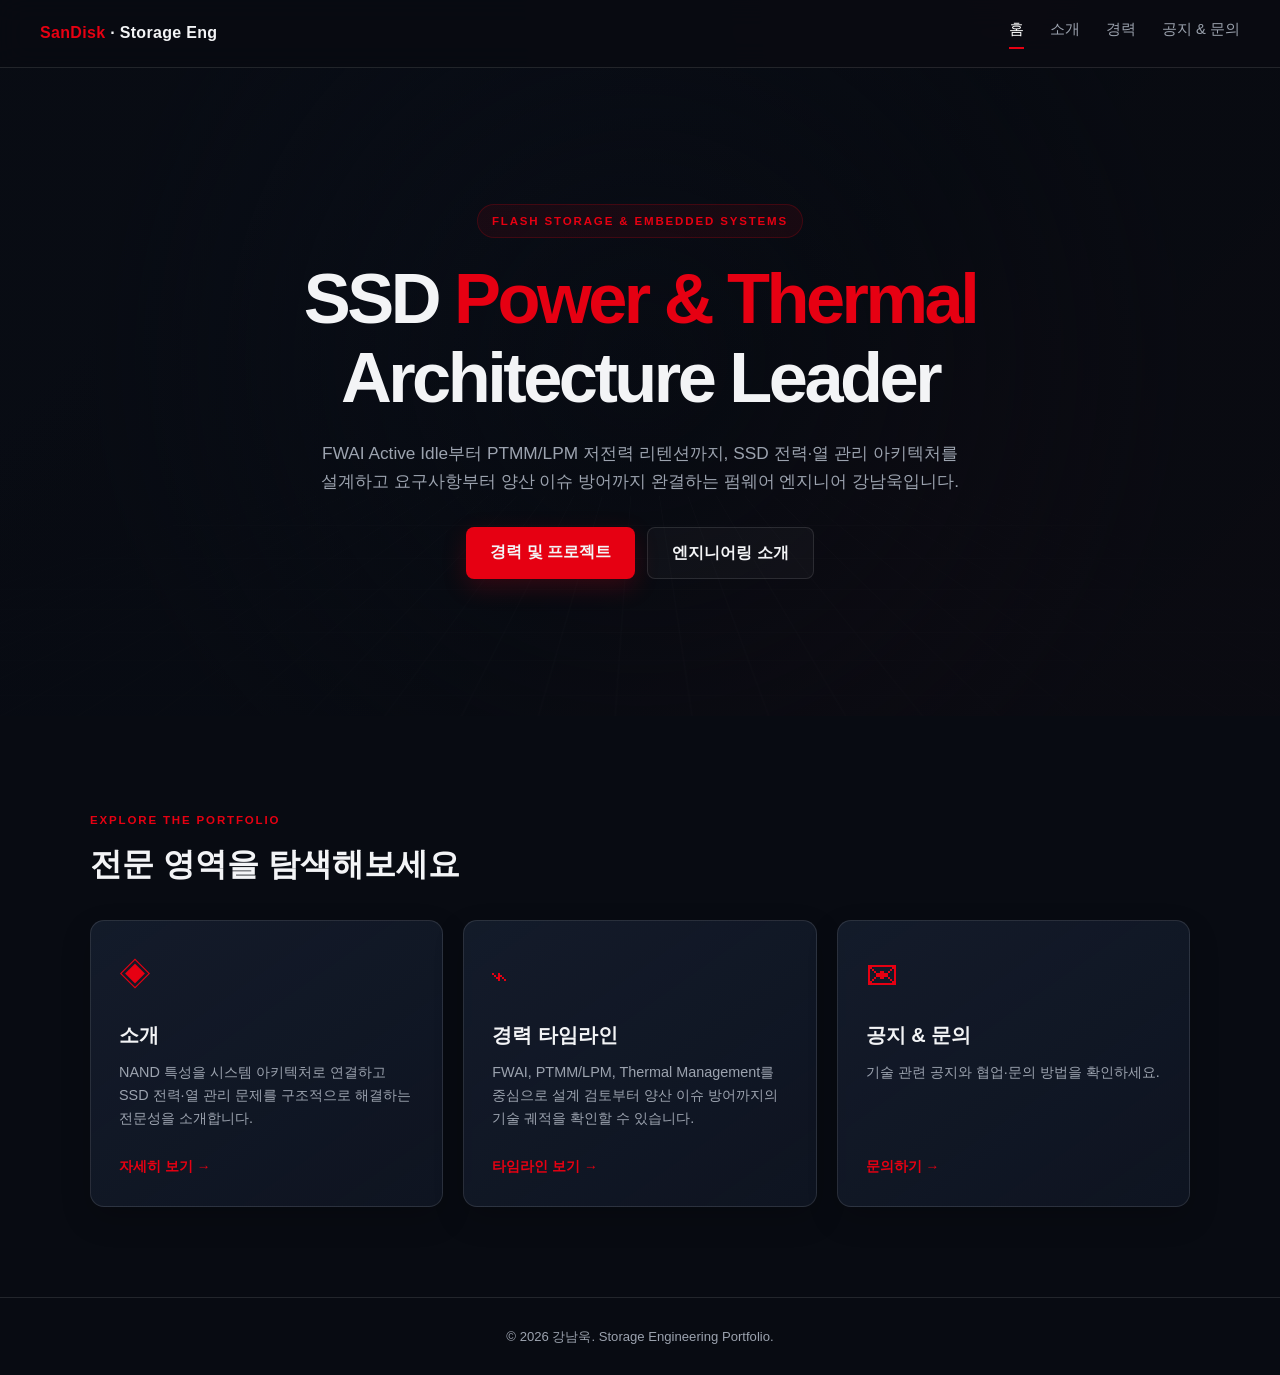
<file: index.html>
<!DOCTYPE html>
<html lang="ko">
<head>
  <meta charset="UTF-8" />
  <meta name="viewport" content="width=device-width, initial-scale=1.0" />
  <meta name="description" content="강남욱의 SSD, 펌웨어 및 임베디드 소프트웨어 엔지니어링 포트폴리오" />
  <title>강남욱 | Storage Engineering Portfolio</title>
  <link rel="stylesheet" href="css/style.css" />
</head>
<body class="tech-theme">
  <header class="navbar">
    <a class="logo" href="index.html"><span class="brand-accent">SanDisk</span> · Storage Eng</a>
    <button class="menu-toggle" aria-label="메뉴 열기">☰</button>
    <nav class="nav-links">
      <a class="active" href="index.html">홈</a>
      <a href="about.html">소개</a>
      <a href="career.html">경력</a>
      <a href="board.html">공지 &amp; 문의</a>
    </nav>
  </header>

  <main>
    <section class="hero-section">
      <div class="hero-grid"></div>
      <div class="hero-overlay"></div>
      <div class="hero-content">
        <span class="badge-tag">FLASH STORAGE &amp; EMBEDDED SYSTEMS</span>
        <h1>SSD <span class="brand-accent">Power &amp; Thermal</span><br />Architecture Leader</h1>
        <p>FWAI Active Idle부터 PTMM/LPM 저전력 리텐션까지, SSD 전력·열 관리 아키텍처를 설계하고 요구사항부터 양산 이슈 방어까지 완결하는 펌웨어 엔지니어 강남욱입니다.</p>
        <div class="hero-buttons">
          <a href="career.html" class="btn btn-primary">경력 및 프로젝트</a>
          <a href="about.html" class="btn btn-secondary">엔지니어링 소개</a>
        </div>
      </div>
    </section>

    <section class="portal-section">
      <div class="container">
        <span class="eyebrow">EXPLORE THE PORTFOLIO</span>
        <h2>전문 영역을 탐색해보세요</h2>
        <div class="portal-grid">
          <a href="about.html" class="portal-card">
            <span class="card-icon">◈</span>
            <h3>소개</h3>
            <p>NAND 특성을 시스템 아키텍처로 연결하고 SSD 전력·열 관리 문제를 구조적으로 해결하는 전문성을 소개합니다.</p>
            <span class="link-arrow">자세히 보기 →</span>
          </a>
          <a href="career.html" class="portal-card">
            <span class="card-icon">⌁</span>
            <h3>경력 타임라인</h3>
            <p>FWAI, PTMM/LPM, Thermal Management를 중심으로 설계 검토부터 양산 이슈 방어까지의 기술 궤적을 확인할 수 있습니다.</p>
            <span class="link-arrow">타임라인 보기 →</span>
          </a>
          <a href="board.html" class="portal-card">
            <span class="card-icon">✉</span>
            <h3>공지 &amp; 문의</h3>
            <p>기술 관련 공지와 협업·문의 방법을 확인하세요.</p>
            <span class="link-arrow">문의하기 →</span>
          </a>
        </div>
      </div>
    </section>
  </main>

  <footer class="site-footer"><p>&copy; 2026 강남욱. Storage Engineering Portfolio.</p></footer>
  <script src="js/main.js"></script>
</body>
</html>
</file>
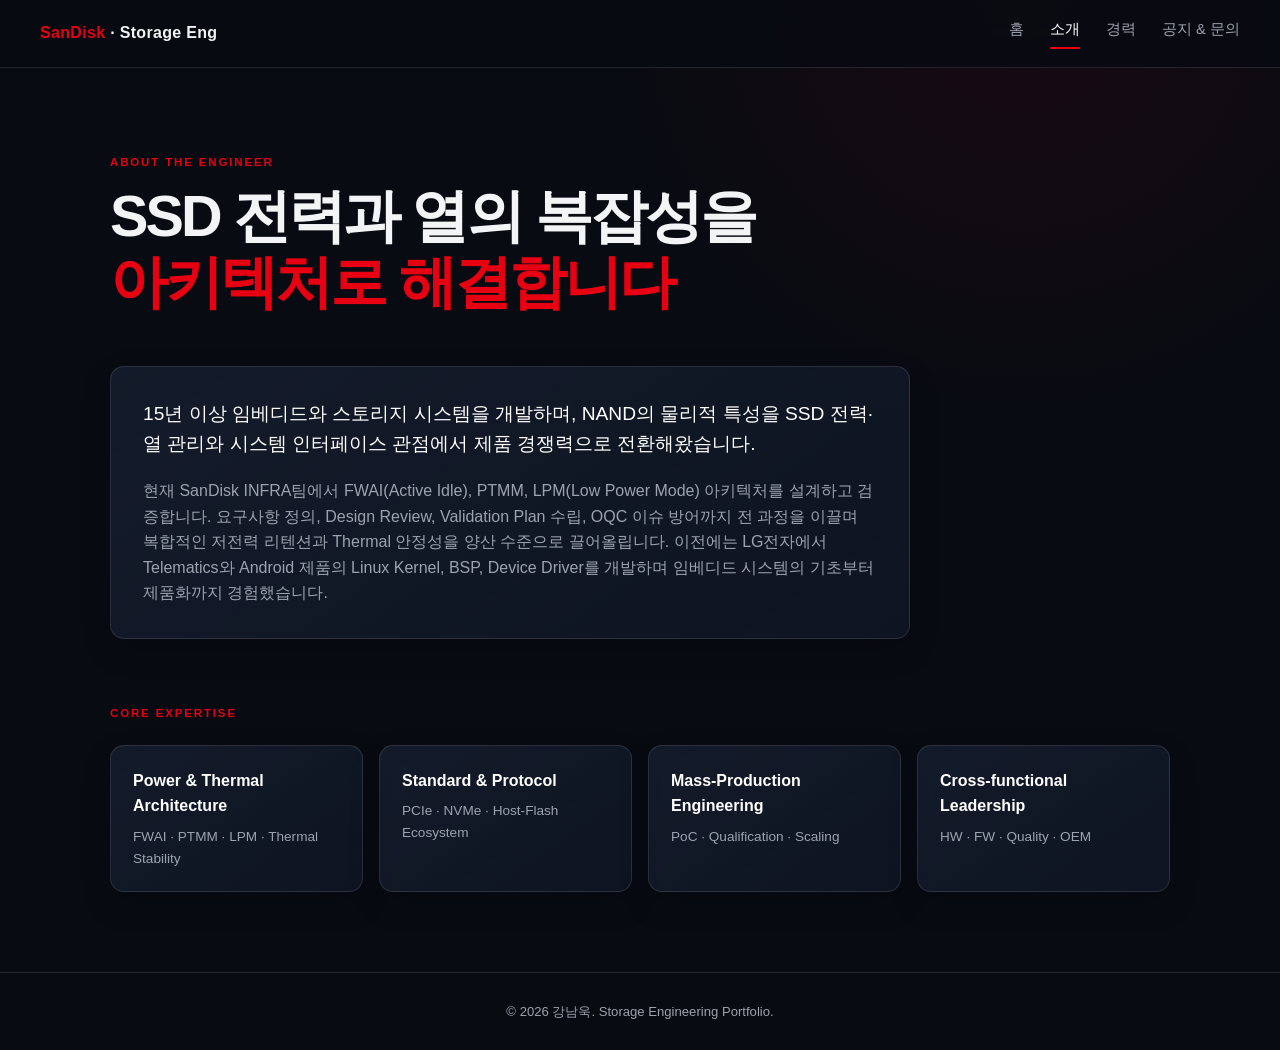
<file: about.html>
<!DOCTYPE html>
<html lang="ko">
<head>
  <meta charset="UTF-8" />
  <meta name="viewport" content="width=device-width, initial-scale=1.0" />
  <title>소개 | 강남욱</title>
  <link rel="stylesheet" href="css/style.css" />
</head>
<body class="tech-theme">
  <header class="navbar">
    <a class="logo" href="index.html"><span class="brand-accent">SanDisk</span> · Storage Eng</a>
    <button class="menu-toggle" aria-label="메뉴 열기">☰</button>
    <nav class="nav-links"><a href="index.html">홈</a><a class="active" href="about.html">소개</a><a href="career.html">경력</a><a href="board.html">공지 &amp; 문의</a></nav>
  </header>
  <main class="page-container">
    <div class="page-heading"><span class="eyebrow">ABOUT THE ENGINEER</span><h1>SSD 전력과 열의 복잡성을<br /><span class="brand-accent">아키텍처로 해결합니다</span></h1></div>
    <section class="about-panel">
      <p class="lead">15년 이상 임베디드와 스토리지 시스템을 개발하며, NAND의 물리적 특성을 SSD 전력·열 관리와 시스템 인터페이스 관점에서 제품 경쟁력으로 전환해왔습니다.</p>
      <p>현재 SanDisk INFRA팀에서 FWAI(Active Idle), PTMM, LPM(Low Power Mode) 아키텍처를 설계하고 검증합니다. 요구사항 정의, Design Review, Validation Plan 수립, OQC 이슈 방어까지 전 과정을 이끌며 복합적인 저전력 리텐션과 Thermal 안정성을 양산 수준으로 끌어올립니다. 이전에는 LG전자에서 Telematics와 Android 제품의 Linux Kernel, BSP, Device Driver를 개발하며 임베디드 시스템의 기초부터 제품화까지 경험했습니다.</p>
    </section>
    <section class="skill-section">
      <span class="eyebrow">CORE EXPERTISE</span>
      <div class="skill-grid">
        <div><strong>Power &amp; Thermal Architecture</strong><span>FWAI · PTMM · LPM · Thermal Stability</span></div>
        <div><strong>Standard &amp; Protocol</strong><span>PCIe · NVMe · Host-Flash Ecosystem</span></div>
        <div><strong>Mass-Production Engineering</strong><span>PoC · Qualification · Scaling</span></div>
        <div><strong>Cross-functional Leadership</strong><span>HW · FW · Quality · OEM</span></div>
      </div>
    </section>
  </main>
  <footer class="site-footer"><p>&copy; 2026 강남욱. Storage Engineering Portfolio.</p></footer>
  <script src="js/main.js"></script>
</body>
</html>
</file>
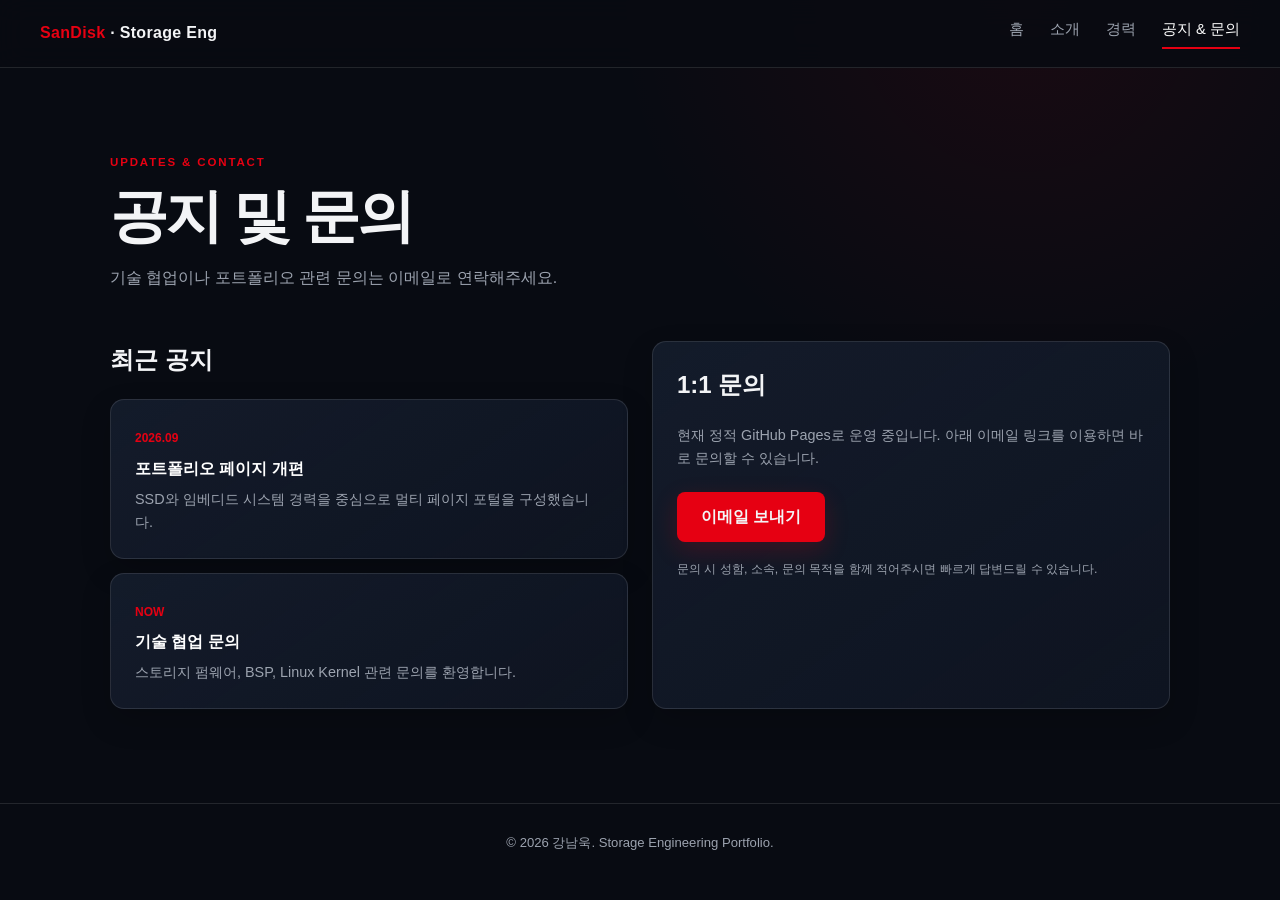
<file: board.html>
<!DOCTYPE html>
<html lang="ko">
<head>
  <meta charset="UTF-8" />
  <meta name="viewport" content="width=device-width, initial-scale=1.0" />
  <title>공지 &amp; 문의 | 강남욱</title>
  <link rel="stylesheet" href="css/style.css" />
</head>
<body class="tech-theme">
  <header class="navbar">
    <a class="logo" href="index.html"><span class="brand-accent">SanDisk</span> · Storage Eng</a>
    <button class="menu-toggle" aria-label="메뉴 열기">☰</button>
    <nav class="nav-links"><a href="index.html">홈</a><a href="about.html">소개</a><a href="career.html">경력</a><a class="active" href="board.html">공지 &amp; 문의</a></nav>
  </header>
  <main class="page-container">
    <div class="page-heading"><span class="eyebrow">UPDATES &amp; CONTACT</span><h1>공지 및 문의</h1><p>기술 협업이나 포트폴리오 관련 문의는 이메일로 연락해주세요.</p></div>
    <div class="board-layout">
      <section><h2>최근 공지</h2><article class="notice-item"><span>2026.09</span><h3>포트폴리오 페이지 개편</h3><p>SSD와 임베디드 시스템 경력을 중심으로 멀티 페이지 포털을 구성했습니다.</p></article><article class="notice-item"><span>NOW</span><h3>기술 협업 문의</h3><p>스토리지 펌웨어, BSP, Linux Kernel 관련 문의를 환영합니다.</p></article></section>
      <section class="contact-panel"><h2>1:1 문의</h2><p>현재 정적 GitHub Pages로 운영 중입니다. 아래 이메일 링크를 이용하면 바로 문의할 수 있습니다.</p><a class="btn btn-primary" href="mailto:hakgoboys@naver.com?subject=포트폴리오 문의">이메일 보내기</a><p class="form-note">문의 시 성함, 소속, 문의 목적을 함께 적어주시면 빠르게 답변드릴 수 있습니다.</p></section>
    </div>
  </main>
  <footer class="site-footer"><p>&copy; 2026 강남욱. Storage Engineering Portfolio.</p></footer>
  <script src="js/main.js"></script>
</body>
</html>
</file>
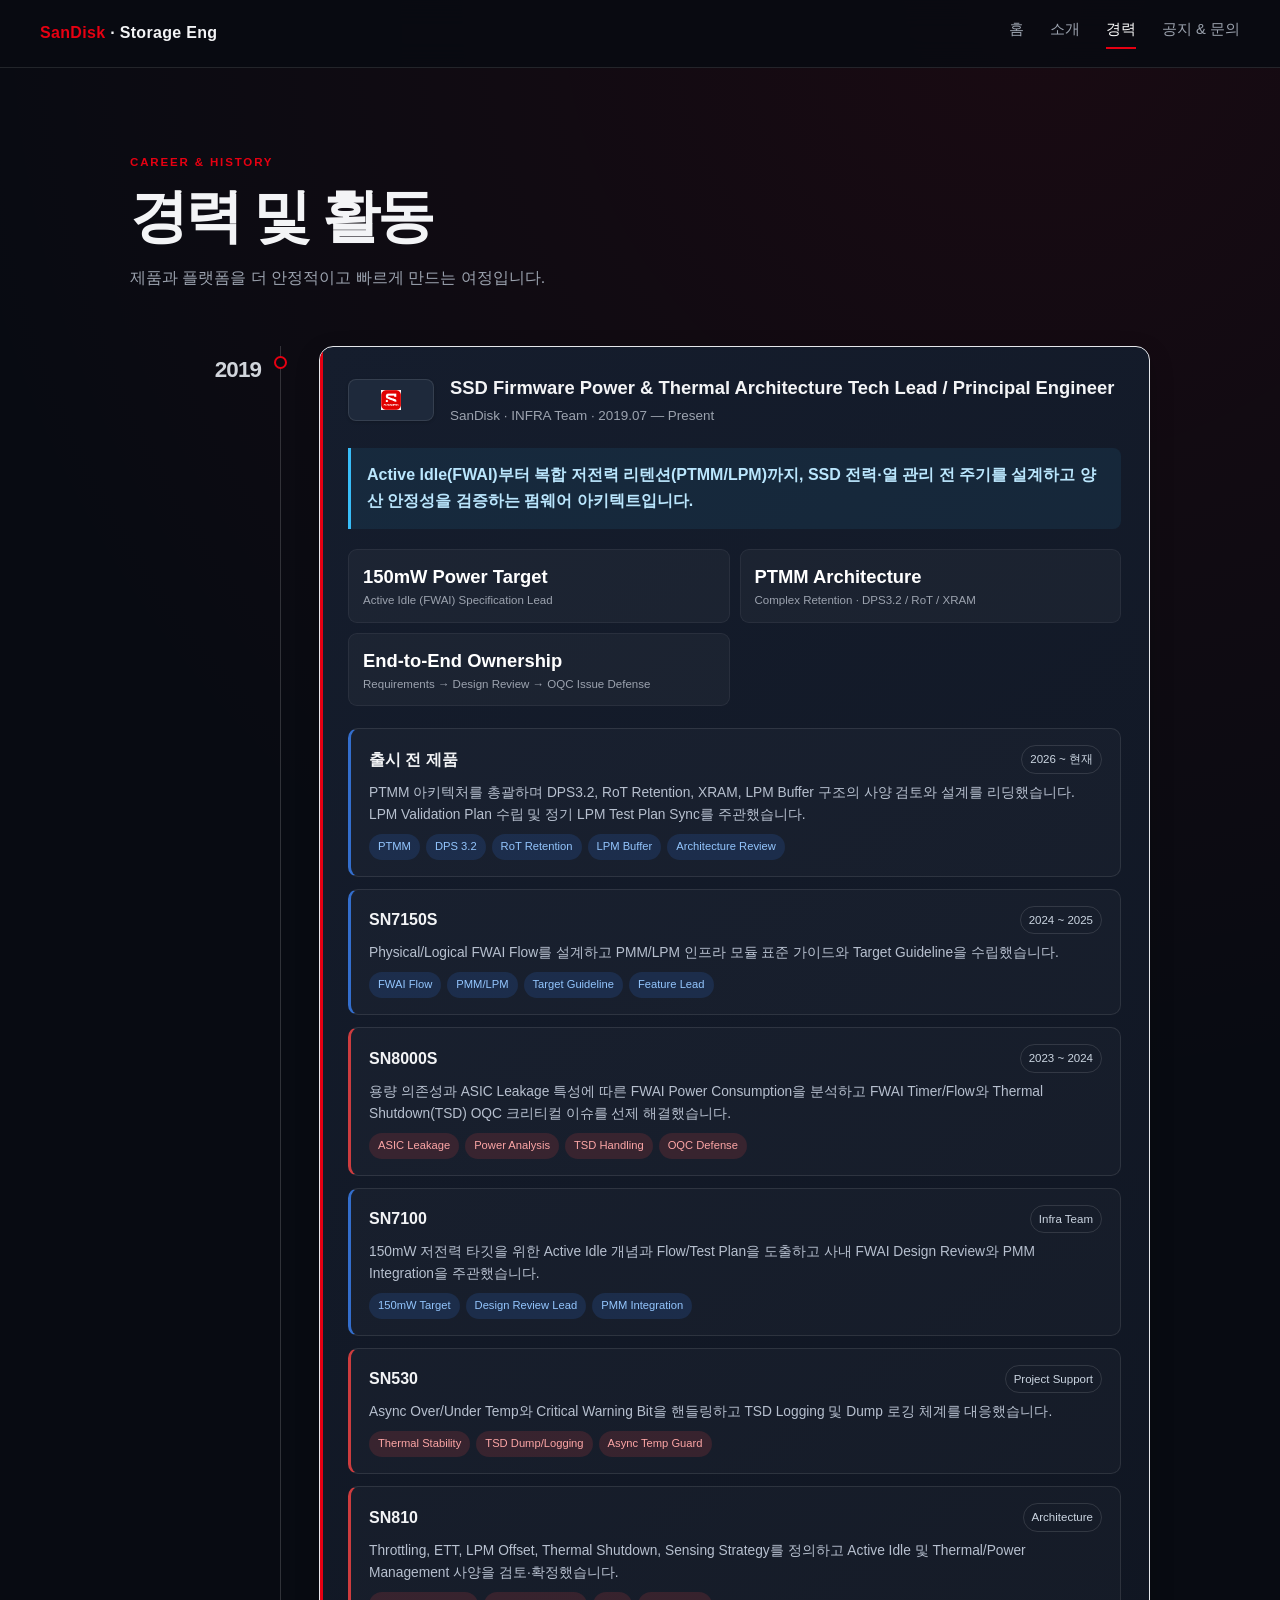
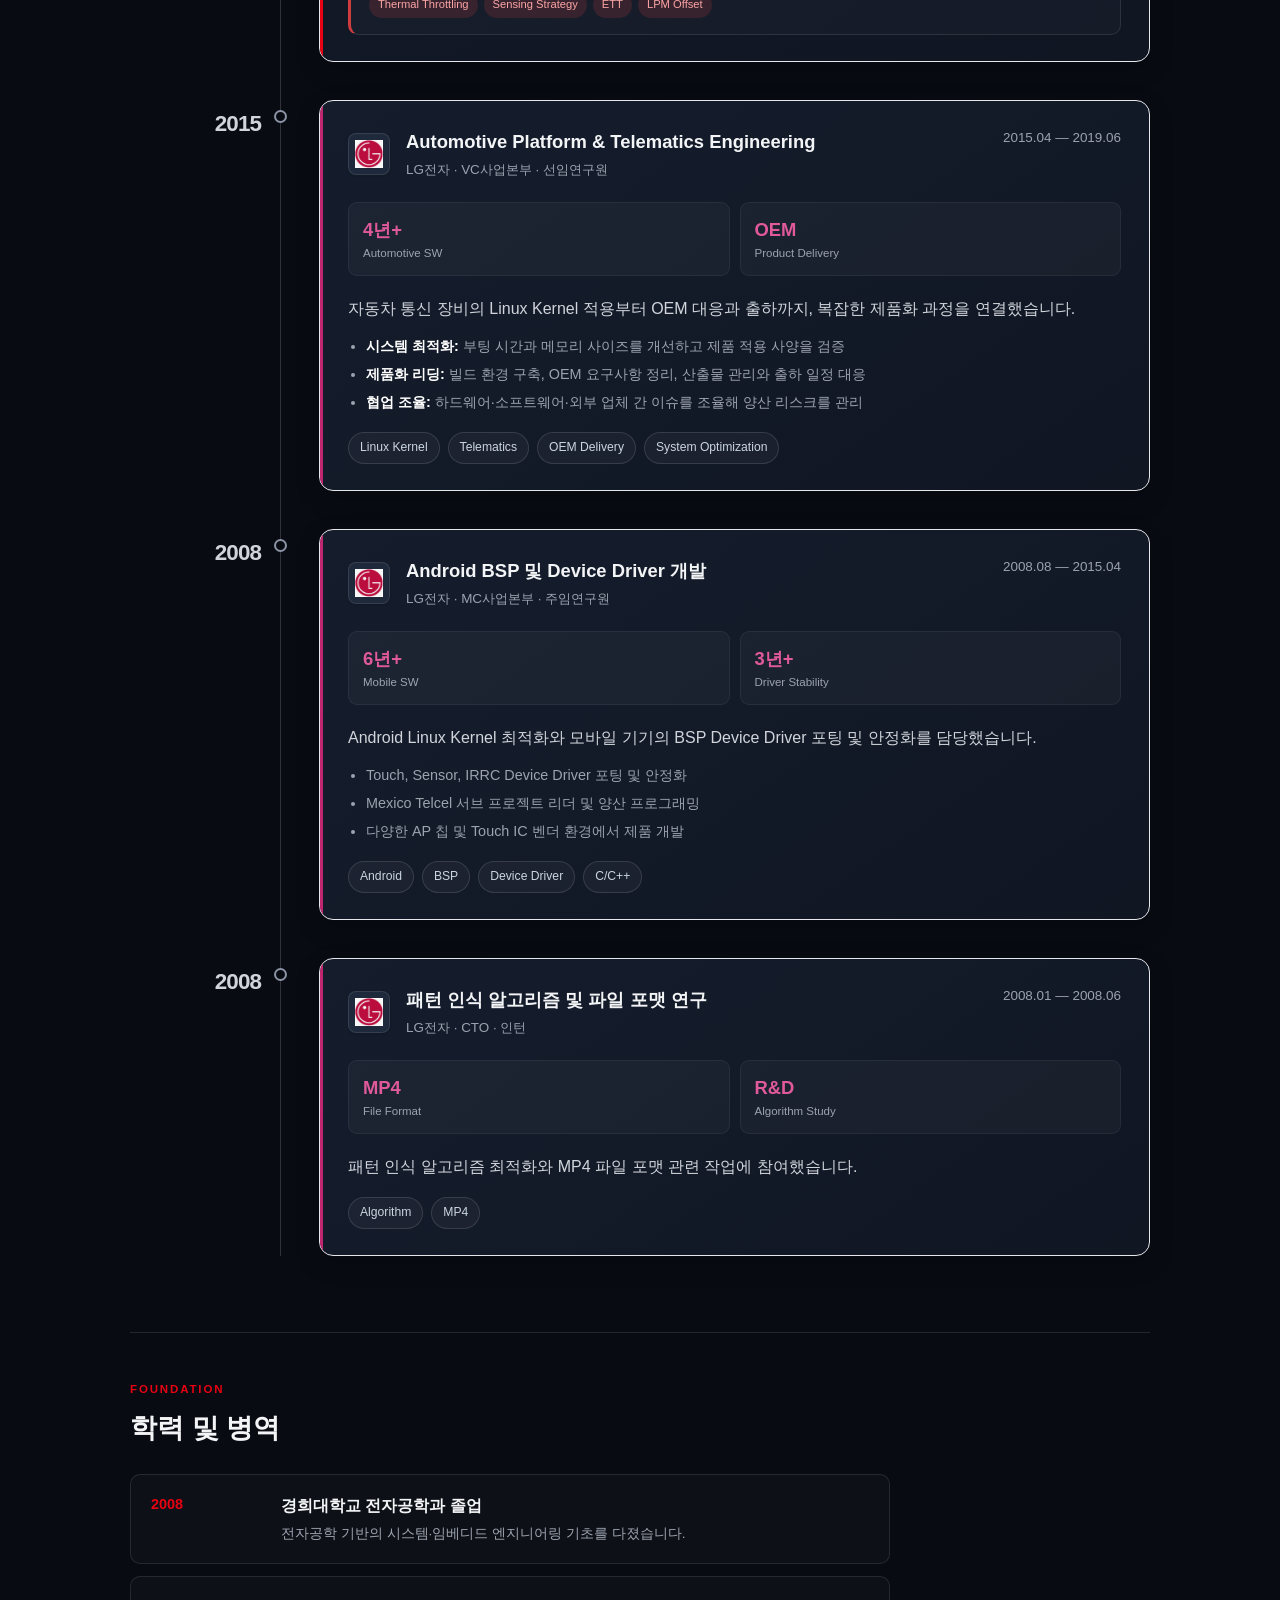
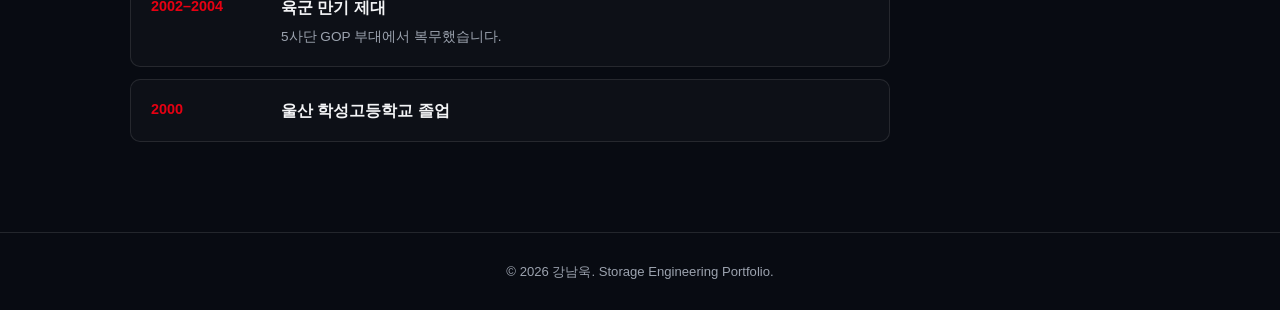
<file: career.html>
<!DOCTYPE html>
<html lang="ko">
<head>
  <meta charset="UTF-8" />
  <meta name="viewport" content="width=device-width, initial-scale=1.0" />
  <title>경력 | 강남욱</title>
  <link rel="stylesheet" href="css/style.css" />
</head>
<body class="tech-theme">
  <header class="navbar">
    <a class="logo" href="index.html"><span class="brand-accent">SanDisk</span> · Storage Eng</a>
    <button class="menu-toggle" aria-label="메뉴 열기">☰</button>
    <nav class="nav-links"><a href="index.html">홈</a><a href="about.html">소개</a><a class="active" href="career.html">경력</a><a href="board.html">공지 &amp; 문의</a></nav>
  </header>
  <main class="career-page">
    <div class="page-heading career-heading"><span class="eyebrow">CAREER &amp; HISTORY</span><h1>경력 및 활동</h1><p>제품과 플랫폼을 더 안정적이고 빠르게 만드는 여정입니다.</p></div>
    <div class="timeline">
      <article class="timeline-item company-sandisk">
        <div class="timeline-year">2019</div>
        <div class="timeline-dot timeline-dot--pulse"></div>
        <div class="timeline-card">
          <div class="card-header"><div class="company-heading"><div class="company-logo logo-sandisk"><img src="images/sandisk-logo.png" alt="SanDisk 공식 로고" /></div><div><h2>SSD Firmware Power &amp; Thermal Architecture Tech Lead / Principal Engineer</h2><span>SanDisk · INFRA Team · 2019.07 — Present</span></div></div></div>
          <p class="executive-summary">Active Idle(FWAI)부터 복합 저전력 리텐션(PTMM/LPM)까지, SSD 전력·열 관리 전 주기를 설계하고 양산 안정성을 검증하는 펌웨어 아키텍트입니다.</p>
          <div class="hero-metrics">
            <div class="metric power-metric"><strong>150mW Power Target</strong><span>Active Idle (FWAI) Specification Lead</span></div>
            <div class="metric thermal-metric"><strong>PTMM Architecture</strong><span>Complex Retention · DPS3.2 / RoT / XRAM</span></div>
            <div class="metric"><strong>End-to-End Ownership</strong><span>Requirements → Design Review → OQC Issue Defense</span></div>
          </div>
          <section class="project-history-list" aria-label="SanDisk market history">
            <article class="project-subcard power-project"><div class="project-title"><h3>출시 전 제품</h3><time>2026 ~ 현재</time></div><p>PTMM 아키텍처를 총괄하며 DPS3.2, RoT Retention, XRAM, LPM Buffer 구조의 사양 검토와 설계를 리딩했습니다. LPM Validation Plan 수립 및 정기 LPM Test Plan Sync를 주관했습니다.</p><div class="project-tags"><span>PTMM</span><span>DPS 3.2</span><span>RoT Retention</span><span>LPM Buffer</span><span>Architecture Review</span></div></article>
            <article class="project-subcard power-project"><div class="project-title"><h3>SN7150S</h3><time>2024 ~ 2025</time></div><p>Physical/Logical FWAI Flow를 설계하고 PMM/LPM 인프라 모듈 표준 가이드와 Target Guideline을 수립했습니다.</p><div class="project-tags"><span>FWAI Flow</span><span>PMM/LPM</span><span>Target Guideline</span><span>Feature Lead</span></div></article>
            <article class="project-subcard thermal-project"><div class="project-title"><h3>SN8000S</h3><time>2023 ~ 2024</time></div><p>용량 의존성과 ASIC Leakage 특성에 따른 FWAI Power Consumption을 분석하고 FWAI Timer/Flow와 Thermal Shutdown(TSD) OQC 크리티컬 이슈를 선제 해결했습니다.</p><div class="project-tags"><span>ASIC Leakage</span><span>Power Analysis</span><span>TSD Handling</span><span>OQC Defense</span></div></article>
            <article class="project-subcard power-project"><div class="project-title"><h3>SN7100</h3><time>Infra Team</time></div><p>150mW 저전력 타깃을 위한 Active Idle 개념과 Flow/Test Plan을 도출하고 사내 FWAI Design Review와 PMM Integration을 주관했습니다.</p><div class="project-tags"><span>150mW Target</span><span>Design Review Lead</span><span>PMM Integration</span></div></article>
            <article class="project-subcard thermal-project"><div class="project-title"><h3>SN530</h3><time>Project Support</time></div><p>Async Over/Under Temp와 Critical Warning Bit을 핸들링하고 TSD Logging 및 Dump 로깅 체계를 대응했습니다.</p><div class="project-tags"><span>Thermal Stability</span><span>TSD Dump/Logging</span><span>Async Temp Guard</span></div></article>
            <article class="project-subcard thermal-project"><div class="project-title"><h3>SN810</h3><time>Architecture</time></div><p>Throttling, ETT, LPM Offset, Thermal Shutdown, Sensing Strategy를 정의하고 Active Idle 및 Thermal/Power Management 사양을 검토·확정했습니다.</p><div class="project-tags"><span>Thermal Throttling</span><span>Sensing Strategy</span><span>ETT</span><span>LPM Offset</span></div></article>
          </section>
        </div>
      </article>
      <article class="timeline-item company-lg">
        <div class="timeline-year">2015</div>
        <div class="timeline-dot"></div><div class="timeline-card">
          <div class="card-header"><div class="company-heading"><div class="company-logo logo-symbol"><img src="images/lg-logo.png" alt="LG전자 공식 로고" /></div><div><h2>Automotive Platform &amp; Telematics Engineering</h2><span>LG전자 · VC사업본부 · 선임연구원</span></div></div><time>2015.04 — 2019.06</time></div>
          <div class="hero-metrics"><div class="metric"><strong>4년+</strong><span>Automotive SW</span></div><div class="metric"><strong>OEM</strong><span>Product Delivery</span></div></div>
          <p>자동차 통신 장비의 Linux Kernel 적용부터 OEM 대응과 출하까지, 복잡한 제품화 과정을 연결했습니다.</p><ul><li><strong>시스템 최적화:</strong> 부팅 시간과 메모리 사이즈를 개선하고 제품 적용 사양을 검증</li><li><strong>제품화 리딩:</strong> 빌드 환경 구축, OEM 요구사항 정리, 산출물 관리와 출하 일정 대응</li><li><strong>협업 조율:</strong> 하드웨어·소프트웨어·외부 업체 간 이슈를 조율해 양산 리스크를 관리</li></ul><div class="tech-stack"><span>Linux Kernel</span><span>Telematics</span><span>OEM Delivery</span><span>System Optimization</span></div>
        </div>
      </article>
      <article class="timeline-item company-lg">
        <div class="timeline-year">2008</div>
        <div class="timeline-dot"></div><div class="timeline-card">
          <div class="card-header"><div class="company-heading"><div class="company-logo logo-symbol"><img src="images/lg-logo.png" alt="LG전자 공식 로고" /></div><div><h2>Android BSP 및 Device Driver 개발</h2><span>LG전자 · MC사업본부 · 주임연구원</span></div></div><time>2008.08 — 2015.04</time></div>
          <div class="hero-metrics"><div class="metric"><strong>6년+</strong><span>Mobile SW</span></div><div class="metric"><strong>3년+</strong><span>Driver Stability</span></div></div>
          <p>Android Linux Kernel 최적화와 모바일 기기의 BSP Device Driver 포팅 및 안정화를 담당했습니다.</p><ul><li>Touch, Sensor, IRRC Device Driver 포팅 및 안정화</li><li>Mexico Telcel 서브 프로젝트 리더 및 양산 프로그래밍</li><li>다양한 AP 칩 및 Touch IC 벤더 환경에서 제품 개발</li></ul><div class="tech-stack"><span>Android</span><span>BSP</span><span>Device Driver</span><span>C/C++</span></div>
        </div>
      </article>
      <article class="timeline-item company-lg">
        <div class="timeline-year">2008</div>
        <div class="timeline-dot"></div><div class="timeline-card">
          <div class="card-header"><div class="company-heading"><div class="company-logo logo-symbol"><img src="images/lg-logo.png" alt="LG전자 공식 로고" /></div><div><h2>패턴 인식 알고리즘 및 파일 포맷 연구</h2><span>LG전자 · CTO · 인턴</span></div></div><time>2008.01 — 2008.06</time></div>
          <div class="hero-metrics"><div class="metric"><strong>MP4</strong><span>File Format</span></div><div class="metric"><strong>R&amp;D</strong><span>Algorithm Study</span></div></div>
          <p>패턴 인식 알고리즘 최적화와 MP4 파일 포맷 관련 작업에 참여했습니다.</p><div class="tech-stack"><span>Algorithm</span><span>MP4</span></div>
        </div>
      </article>
    </div>
    <section class="education-history" aria-labelledby="education-title">
      <div class="section-heading"><span class="eyebrow">FOUNDATION</span><h2 id="education-title">학력 및 병역</h2></div>
      <div class="education-timeline">
        <article class="education-item"><time>2008</time><div><h3>경희대학교 전자공학과 졸업</h3><p>전자공학 기반의 시스템·임베디드 엔지니어링 기초를 다졌습니다.</p></div></article>
        <article class="education-item"><time>2002–2004</time><div><h3>육군 만기 제대</h3><p>5사단 GOP 부대에서 복무했습니다.</p></div></article>
        <article class="education-item"><time>2000</time><div><h3>울산 학성고등학교 졸업</h3></div></article>
      </div>
    </section>
  </main>
  <footer class="site-footer"><p>&copy; 2026 강남욱. Storage Engineering Portfolio.</p></footer>
  <script src="js/main.js"></script>
</body>
</html>
</file>
<file: css/style.css>
:root{--bg:#080b12;--panel:#111827;--panel-soft:#151d2d;--red:#e60012;--red-soft:rgba(230,0,18,.2);--text:#f3f4f6;--muted:#9ca3af;--line:rgba(255,255,255,.11);--max:1100px}
*{box-sizing:border-box;margin:0;padding:0}
html{scroll-behavior:smooth}
body{font-family:-apple-system,BlinkMacSystemFont,"Segoe UI","Malgun Gothic",sans-serif;background:var(--bg);color:var(--text);line-height:1.6}
a{color:inherit;text-decoration:none}
ul{list-style:none}
.tech-theme{min-height:100vh;background:radial-gradient(circle at 80% 0%,rgba(230,0,18,.08),transparent 30%),var(--bg)}
.navbar{position:sticky;top:0;z-index:100;display:flex;align-items:center;justify-content:space-between;padding:18px 40px;background:rgba(8,11,18,.88);backdrop-filter:blur(14px);border-bottom:1px solid var(--line)}
.logo{font-weight:700;letter-spacing:.02em}.brand-accent{color:var(--red)}
.nav-links{display:flex;gap:26px}.nav-links a{color:var(--muted);font-size:.92rem;transition:color .2s,border-color .2s}.nav-links a:hover,.nav-links a.active{color:#fff;border-bottom:2px solid var(--red);padding-bottom:5px}
.menu-toggle{display:none;border:0;background:none;color:#fff;font-size:1.5rem}
.hero-section{position:relative;display:flex;min-height:72vh;align-items:center;justify-content:center;overflow:hidden;padding:80px 20px;text-align:center;background:linear-gradient(135deg,#0b111d,#080b12 55%,#180b12)}
.hero-grid{position:absolute;inset:0;opacity:.2;background-image:linear-gradient(rgba(255,255,255,.08) 1px,transparent 1px),linear-gradient(90deg,rgba(255,255,255,.08) 1px,transparent 1px);background-size:48px 48px;transform:perspective(500px) rotateX(55deg) scale(1.6);transform-origin:center bottom}
.hero-overlay{position:absolute;inset:0;background:radial-gradient(circle at 50% 45%,transparent,rgba(8,11,18,.8) 75%)}
.hero-content{position:relative;z-index:1;max-width:780px}.badge-tag,.eyebrow{display:inline-block;color:var(--red);font-size:.72rem;font-weight:800;letter-spacing:.16em}.badge-tag{padding:7px 14px;border:1px solid var(--red-soft);border-radius:999px;background:rgba(230,0,18,.08);margin-bottom:22px}
.hero-content h1{font-size:clamp(2.2rem,6vw,4.4rem);line-height:1.12;letter-spacing:-.05em}.hero-content p{max-width:650px;margin:22px auto 32px;color:var(--muted);font-size:1.08rem}
.hero-buttons{display:flex;justify-content:center;gap:12px;flex-wrap:wrap}.btn{display:inline-block;padding:12px 24px;border-radius:8px;font-weight:700;transition:transform .25s,background .25s,box-shadow .25s}.btn:hover{transform:translateY(-3px)}.btn-primary{background:var(--red);box-shadow:0 8px 24px var(--red-soft)}.btn-primary:hover{background:#c90010}.btn-secondary{border:1px solid var(--line);background:rgba(255,255,255,.03)}.btn-secondary:hover{background:rgba(255,255,255,.09)}
.portal-section{padding:90px 20px}.container,.page-container{max-width:var(--max);margin:0 auto}.portal-section h2{margin-top:8px;font-size:2rem}.portal-grid{display:grid;grid-template-columns:repeat(3,1fr);gap:20px;margin-top:30px}.portal-card,.about-panel,.skill-grid>div,.notice-item,.contact-panel{border:1px solid var(--line);border-radius:14px;background:linear-gradient(145deg,rgba(21,29,45,.9),rgba(17,24,39,.7));box-shadow:0 12px 30px rgba(0,0,0,.18)}.portal-card{padding:28px;transition:transform .3s,border-color .3s,box-shadow .3s}.portal-card:hover{transform:translateY(-6px);border-color:var(--red);box-shadow:0 18px 36px rgba(0,0,0,.35)}.card-icon{display:block;margin-bottom:18px;color:var(--red);font-size:2rem}.portal-card h3{font-size:1.25rem}.portal-card p{min-height:72px;margin:10px 0 20px;color:var(--muted);font-size:.9rem}.link-arrow{color:var(--red);font-size:.86rem;font-weight:700}
.page-container{padding:80px 20px}.page-heading{margin-bottom:50px}.page-heading h1{margin-top:10px;font-size:clamp(2.1rem,5vw,3.6rem);line-height:1.15;letter-spacing:-.05em}.page-heading p{margin-top:16px;color:var(--muted)}
.about-panel{max-width:800px;padding:32px;font-size:1rem;color:var(--muted)}.about-panel .lead{margin-bottom:18px;color:#fff;font-size:1.2rem}.skill-section{margin-top:60px}.skill-grid{display:grid;grid-template-columns:repeat(4,1fr);gap:16px;margin-top:20px}.skill-grid>div{padding:22px}.skill-grid strong,.skill-grid span{display:block}.skill-grid strong{margin-bottom:7px;color:#fff}.skill-grid span{color:var(--muted);font-size:.85rem}
.career-page{max-width:1060px;margin:0 auto;padding:80px 20px}.career-heading{margin-bottom:55px}.timeline{position:relative;margin-left:150px;padding-left:38px;border-left:1px solid rgba(255,255,255,.16)}.timeline-item{position:relative;margin-bottom:38px}.timeline-item:last-child{margin-bottom:0}.timeline-year{position:absolute;top:6px;right:calc(100% + 58px);color:#d1d5db;font-size:1.4rem;font-weight:800;letter-spacing:-.04em;white-space:nowrap}.timeline-dot{position:absolute;top:10px;left:-45px;width:13px;height:13px;border:2px solid #8b93a5;border-radius:50%;background:var(--bg);transition:all .25s}.timeline-item:hover .timeline-dot{border-color:var(--red);background:var(--red);box-shadow:0 0 0 6px var(--red-soft)}.timeline-dot--pulse{border-color:var(--red);animation:pulse 2.2s ease-out infinite}@keyframes pulse{0%{box-shadow:0 0 0 0 rgba(230,0,18,.55)}70%{box-shadow:0 0 0 12px rgba(230,0,18,0)}100%{box-shadow:0 0 0 0 rgba(230,0,18,0)}}
.timeline-card{position:relative;overflow:hidden;padding:26px 28px;border:1px solid #e5e7eb;border-radius:14px;background:linear-gradient(145deg,#151d2d,#101622);box-shadow:0 8px 24px rgba(0,0,0,.2);transition:transform .25s,box-shadow .25s,border-color .25s}.timeline-card:hover{transform:translateY(-4px);border-color:var(--red);box-shadow:0 18px 34px rgba(230,0,18,.12)}.timeline-card:before{position:absolute;inset:0 auto 0 0;width:3px;content:"";background:var(--red)}.company-lg .timeline-card:before{background:#c02670}.card-header{display:flex;align-items:flex-start;justify-content:space-between;gap:16px}.company-heading{display:flex;align-items:center;gap:12px}.company-logo{display:flex;height:42px;align-items:center;justify-content:center;margin-right:4px;border:1px solid rgba(255,255,255,.1);border-radius:8px;background:#1e293b;box-shadow:0 1px 3px rgba(0,0,0,.2)}.company-logo.logo-symbol{width:42px;padding:0}.company-logo.logo-symbol img{width:28px;height:28px;object-fit:contain}.company-logo.logo-sandisk{width:86px;padding:0 6px}.company-logo.logo-sandisk img{width:100%;height:20px;object-fit:contain;border-radius:0}.company-logo.logo-wordmark{width:84px;padding:0 8px}.company-logo.logo-wordmark img{width:100%;height:18px;object-fit:contain}.timeline-card h2{font-size:1.15rem}.timeline-card .company-heading span,.timeline-card time{color:var(--muted);font-size:.84rem}.timeline-card time{white-space:nowrap}.hero-metrics{display:grid;grid-template-columns:repeat(2,1fr);gap:10px;margin:20px 0}.metric{padding:12px 14px;border:1px solid rgba(255,255,255,.06);border-radius:9px;background:rgba(255,255,255,.035)}.metric strong,.metric span{display:block}.metric strong{color:var(--red);font-size:1.15rem}.company-lg .metric strong{color:#e05a9b}.metric span{color:var(--muted);font-size:.72rem}.timeline-card p{margin-bottom:14px;color:#d1d5db}.timeline-card ul{padding-left:18px;color:var(--muted);font-size:.9rem;list-style:disc}.timeline-card li{margin-bottom:5px}.timeline-card strong{color:#fff}.executive-summary{margin:20px 0 16px;padding:14px 16px;border-left:3px solid #38bdf8;border-radius:0 8px 8px 0;background:rgba(56,189,248,.08);color:#bae6fd!important;font-size:1rem;line-height:1.65;font-weight:600}.project-history-list{display:grid;gap:12px;margin-top:22px}.project-subcard{padding:16px 18px;border:1px solid rgba(255,255,255,.1);border-left:3px solid rgba(59,130,246,.8);border-radius:10px;background:rgba(255,255,255,.025)}.project-subcard.thermal-project{border-left-color:rgba(239,68,68,.85)}.project-title{display:flex;align-items:center;justify-content:space-between;gap:12px}.project-title h3{font-size:1rem}.project-title h3 span{margin-left:6px;color:var(--muted);font-size:.78rem;font-weight:500}.project-title time{padding:4px 8px;border:1px solid rgba(255,255,255,.12);border-radius:999px;color:#cbd5e1;font-size:.72rem;white-space:nowrap}.project-subcard p{margin:8px 0;color:#b7c0cf;font-size:.86rem;line-height:1.6}.project-tags{display:flex;flex-wrap:wrap;gap:6px}.project-tags span{padding:4px 9px;border-radius:999px;background:rgba(59,130,246,.15);color:#93c5fd;font-size:.7rem}.thermal-project .project-tags span{background:rgba(239,68,68,.15);color:#fca5a5}.career-story{margin-top:4px}.summary-highlight{margin:16px 0;padding:10px 14px;border-left:3px solid #38bdf8;border-radius:0 8px 8px 0;background:rgba(56,189,248,.08);color:#7dd3fc!important;font-size:.95rem;line-height:1.6;font-weight:500}.achievement-list li{margin-bottom:8px;font-size:.92rem;line-height:1.6}.achievement-list strong{color:#f1f5f9}.tech-stack{display:flex;flex-wrap:wrap;gap:8px;margin-top:18px}.tech-stack span{padding:5px 11px;border:1px solid rgba(255,255,255,.12);border-radius:999px;background:rgba(255,255,255,.04);color:#cbd5e1;font-size:.76rem}
.education-history{margin:76px 0 10px;padding-top:42px;border-top:1px solid var(--line)}.section-heading{margin-bottom:24px}.section-heading h2{margin-top:6px;font-size:1.7rem}.education-timeline{display:grid;gap:12px;max-width:760px}.education-item{display:grid;grid-template-columns:110px 1fr;gap:20px;padding:18px 20px;border:1px solid rgba(255,255,255,.1);border-radius:10px;background:rgba(255,255,255,.025)}.education-item time{color:var(--red);font-size:.9rem;font-weight:800}.education-item h3{font-size:1rem}.education-item p{margin-top:5px;color:var(--muted);font-size:.85rem}
.board-layout{display:grid;grid-template-columns:1fr 1fr;gap:24px}.board-layout h2{margin-bottom:20px}.notice-item,.contact-panel{padding:24px;margin-bottom:14px}.notice-item>span{color:var(--red);font-size:.75rem;font-weight:800}.notice-item h3{margin:6px 0;color:#fff;font-size:1rem}.notice-item p,.contact-panel p{color:var(--muted);font-size:.9rem}.contact-panel .btn{margin-top:22px}.form-note{margin-top:18px;font-size:.78rem!important}
.site-footer{padding:28px 20px;border-top:1px solid var(--line);color:var(--muted);font-size:.82rem;text-align:center}
@media(max-width:768px){.navbar{padding:16px 20px}.menu-toggle{display:block}.nav-links{position:absolute;top:100%;left:0;right:0;display:none;flex-direction:column;gap:0;padding:10px 20px;background:#080b12;border-bottom:1px solid var(--line)}.nav-links.open{display:flex}.nav-links a{padding:10px 0}.portal-grid,.skill-grid,.board-layout{grid-template-columns:1fr}.portal-card p{min-height:0}.page-container,.career-page{padding-top:55px}.timeline{margin-left:20px;padding-left:24px}.timeline-year{position:static;margin-bottom:6px;color:var(--red);font-size:1.1rem}.timeline-dot{left:-31px}.timeline-card{padding:22px 20px}.card-header{flex-direction:column;gap:8px}.hero-metrics{grid-template-columns:1fr}.project-title{align-items:flex-start;flex-direction:column;gap:6px}.project-title h3 span{display:block;margin:4px 0 0}.education-history{margin-top:55px;padding-top:32px}.education-item{grid-template-columns:1fr;gap:5px;padding:16px}.hero-content h1{font-size:2.5rem}}
</file>
